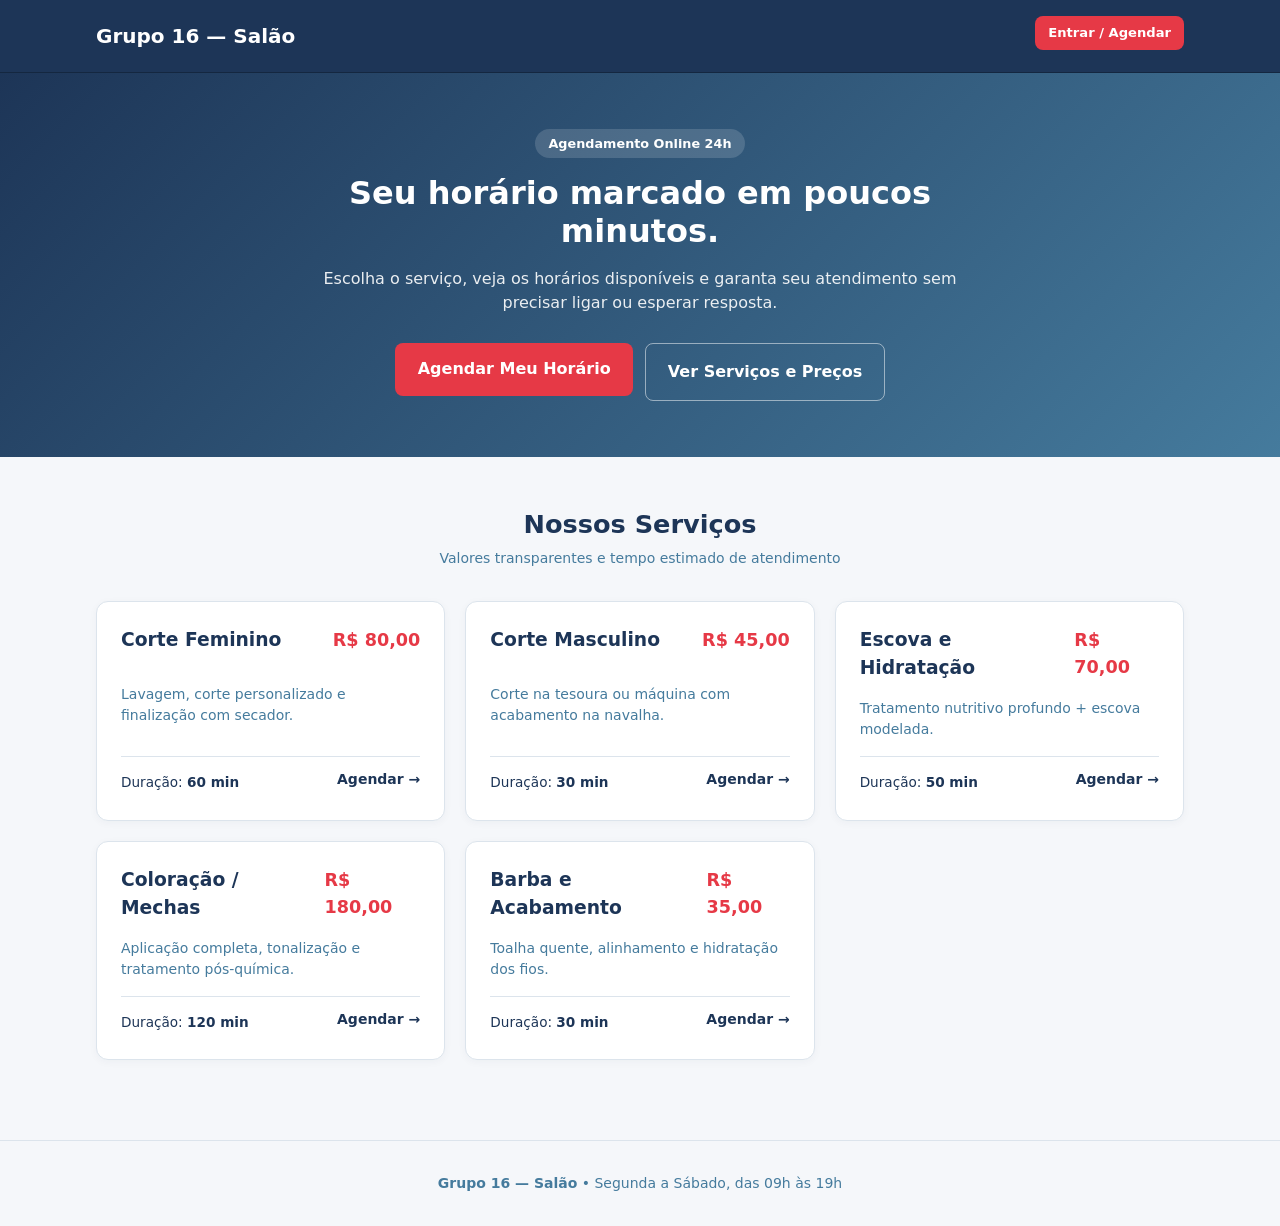
<file: index.html>
<!DOCTYPE html>
<html lang="pt-BR">
<head>
    <meta charset="UTF-8">
    <meta name="viewport" content="width=device-width, initial-scale=1.0">
    <title>Grupo 16 — Salão de Beleza & Barbearia</title>
    <link rel="stylesheet" href="estilos/estilo.css">
</head>
<body>

    <input type="checkbox" id="modal-login" class="oculto">

    <!-- Modal de acesso -->
    <div class="modal-bg">
        <div class="modal-box">
            <div class="modal-topo">
                <div>
                    <h3>Acesse sua conta</h3>
                    <p class="subtexto">Entre para agendar ou gerenciar horários</p>
                </div>
                <label for="modal-login" class="btn-fechar" title="Fechar">&times;</label>
            </div>

            <input type="radio" name="acesso" id="tab-cliente" class="oculto" checked>
            <input type="radio" name="acesso" id="tab-cadastro" class="oculto">
            <input type="radio" name="acesso" id="tab-admin" class="oculto">

            <div class="tabs">
                <label for="tab-cliente" class="tab lb-cliente">Cliente</label>
                <label for="tab-cadastro" class="tab lb-cadastro">Criar Conta</label>
                <label for="tab-admin" class="tab lb-admin">Admin</label>
            </div>

            <!-- Login Cliente -->
            <form class="form-tab f-cliente">
                <div class="campo">
                    <label for="cli-email">E-mail do Cliente</label>
                    <input type="email" id="cli-email" placeholder="cliente@email.com" required>
                </div>
                <div class="campo">
                    <label for="cli-senha">Senha</label>
                    <input type="password" id="cli-senha" placeholder="••••••••" required>
                </div>
                <a href="painel.html" class="btn btn-vermelho btn-full">Entrar e Agendar</a>
            </form>

            <!-- Cadastro Cliente -->
            <form class="form-tab f-cadastro">
                <div class="campo">
                    <label for="cad-nome">Nome completo</label>
                    <input type="text" id="cad-nome" placeholder="Ex: Maria Silva" required>
                </div>
                <div class="campo">
                    <label for="cad-tel">WhatsApp / Celular</label>
                    <input type="tel" id="cad-tel" placeholder="(11) 99999-9999" required>
                </div>
                <div class="campo">
                    <label for="cad-email">E-mail</label>
                    <input type="email" id="cad-email" placeholder="seu@email.com" required>
                </div>
                <div class="campo">
                    <label for="cad-senha">Crie uma senha</label>
                    <input type="password" id="cad-senha" placeholder="Mínimo 6 caracteres" required>
                </div>
                <a href="painel.html" class="btn btn-vermelho btn-full">Concluir Cadastro</a>
            </form>

            <!-- Login Admin -->
            <form class="form-tab f-admin">
                <div class="alerta-admin">
                    Acesso exclusivo para profissionais e recepção do salão.
                </div>
                <div class="campo">
                    <label for="adm-email">E-mail Corporativo</label>
                    <input type="email" id="adm-email" placeholder="admin@grupo16.com" required>
                </div>
                <div class="campo">
                    <label for="adm-senha">Senha de Acesso</label>
                    <input type="password" id="adm-senha" placeholder="••••••••" required>
                </div>
                <a href="admin.html" class="btn btn-azul btn-full">Acessar Painel do Salão</a>
            </form>
        </div>
    </div>

    <header class="topo">
        <div class="container topo-flex">
            <h2>Grupo 16 — Salão</h2>
            <label for="modal-login" class="btn btn-vermelho btn-sm">Entrar / Agendar</label>
        </div>
    </header>

    <section class="banner">
        <div class="container banner-info">
            <span class="tag-banner">Agendamento Online 24h</span>
            <h1>Seu horário marcado em poucos minutos.</h1>
            <p>Escolha o serviço, veja os horários disponíveis e garanta seu atendimento sem precisar ligar ou esperar resposta.</p>
            <div class="banner-btns">
                <label for="modal-login" class="btn btn-vermelho btn-lg">Agendar Meu Horário</label>
                <a href="#servicos" class="btn btn-outline-branco btn-lg">Ver Serviços e Preços</a>
            </div>
        </div>
    </section>

    <main id="servicos" class="container area-servicos">
        <div class="titulo-secao">
            <h2>Nossos Serviços</h2>
            <p class="subtexto">Valores transparentes e tempo estimado de atendimento</p>
        </div>

        <div class="grid-servicos">
            <article class="card-servico">
                <div class="servico-topo">
                    <h3>Corte Feminino</h3>
                    <span class="preco">R$ 80,00</span>
                </div>
                <p class="subtexto">Lavagem, corte personalizado e finalização com secador.</p>
                <div class="servico-rodape">
                    <span>Duração: <strong>60 min</strong></span>
                    <label for="modal-login" class="link-agendar">Agendar &rarr;</label>
                </div>
            </article>

            <article class="card-servico">
                <div class="servico-topo">
                    <h3>Corte Masculino</h3>
                    <span class="preco">R$ 45,00</span>
                </div>
                <p class="subtexto">Corte na tesoura ou máquina com acabamento na navalha.</p>
                <div class="servico-rodape">
                    <span>Duração: <strong>30 min</strong></span>
                    <label for="modal-login" class="link-agendar">Agendar &rarr;</label>
                </div>
            </article>

            <article class="card-servico">
                <div class="servico-topo">
                    <h3>Escova e Hidratação</h3>
                    <span class="preco">R$ 70,00</span>
                </div>
                <p class="subtexto">Tratamento nutritivo profundo + escova modelada.</p>
                <div class="servico-rodape">
                    <span>Duração: <strong>50 min</strong></span>
                    <label for="modal-login" class="link-agendar">Agendar &rarr;</label>
                </div>
            </article>

            <article class="card-servico">
                <div class="servico-topo">
                    <h3>Coloração / Mechas</h3>
                    <span class="preco">R$ 180,00</span>
                </div>
                <p class="subtexto">Aplicação completa, tonalização e tratamento pós-química.</p>
                <div class="servico-rodape">
                    <span>Duração: <strong>120 min</strong></span>
                    <label for="modal-login" class="link-agendar">Agendar &rarr;</label>
                </div>
            </article>

            <article class="card-servico">
                <div class="servico-topo">
                    <h3>Barba e Acabamento</h3>
                    <span class="preco">R$ 35,00</span>
                </div>
                <p class="subtexto">Toalha quente, alinhamento e hidratação dos fios.</p>
                <div class="servico-rodape">
                    <span>Duração: <strong>30 min</strong></span>
                    <label for="modal-login" class="link-agendar">Agendar &rarr;</label>
                </div>
            </article>
        </div>
    </main>

    <footer class="rodape">
        <div class="container">
            <p><strong>Grupo 16 — Salão</strong> • Segunda a Sábado, das 09h às 19h</p>
        </div>
    </footer>

</body>
</html>
</file>
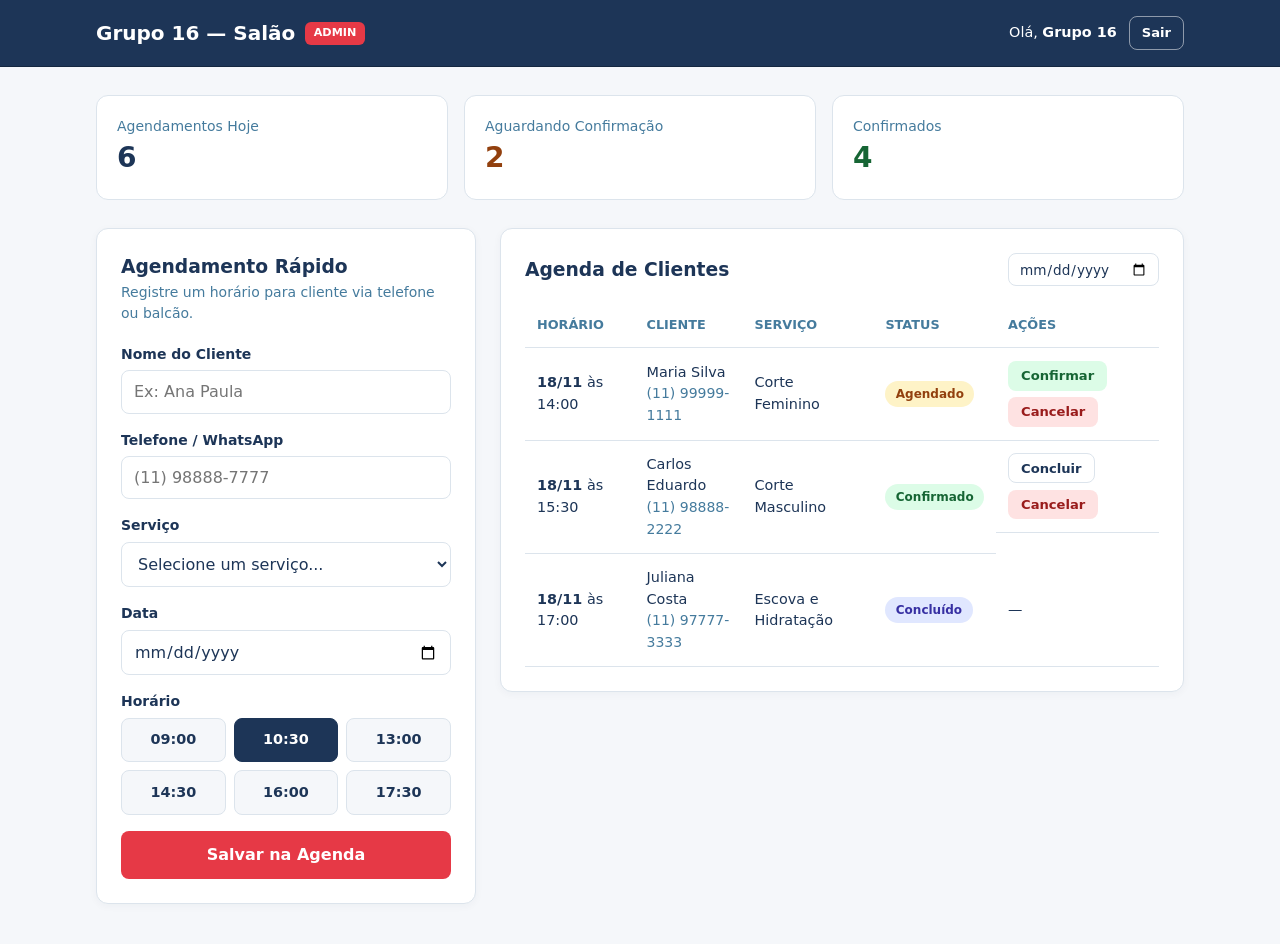
<file: admin.html>
<!DOCTYPE html>
<html lang="pt-BR">
<head>
    <meta charset="UTF-8">
    <meta name="viewport" content="width=device-width, initial-scale=1.0">
    <title>Grupo 16 — Painel do Salão</title>
    <link rel="stylesheet" href="estilos/estilo.css">
</head>
<body>

    <header class="topo">
        <div class="container topo-flex">
            <div class="topo-admin">
                <h2>Grupo 16 — Salão</h2>
                <span class="tag-admin">Admin</span>
            </div>
            <div class="usuario-box">
                <span>Olá, <strong>Grupo 16</strong></span>
                <a href="index.html" class="btn btn-outline-branco btn-sm">Sair</a>
            </div>
        </div>
    </header>

    <main class="container">

        <!-- Resumo do dia -->
        <section class="grid-resumo">
            <div class="card-resumo">
                <span class="subtexto">Agendamentos Hoje</span>
                <strong class="num-resumo">6</strong>
            </div>
            <div class="card-resumo">
                <span class="subtexto">Aguardando Confirmação</span>
                <strong class="num-resumo cor-aviso">2</strong>
            </div>
            <div class="card-resumo">
                <span class="subtexto">Confirmados</span>
                <strong class="num-resumo cor-sucesso">4</strong>
            </div>
        </section>

        <div class="grid-painel">

            <!-- Agendamento rápido -->
            <section class="card">
                <h3>Agendamento Rápido</h3>
                <p class="subtitulo">Registre um horário para cliente via telefone ou balcão.</p>

                <form>
                    <div class="campo">
                        <label for="adm-cliente">Nome do Cliente</label>
                        <input type="text" id="adm-cliente" placeholder="Ex: Ana Paula" required>
                    </div>

                    <div class="campo">
                        <label for="adm-tel">Telefone / WhatsApp</label>
                        <input type="tel" id="adm-tel" placeholder="(11) 98888-7777" required>
                    </div>

                    <div class="campo">
                        <label for="adm-servico">Serviço</label>
                        <select id="adm-servico" required>
                            <option value="">Selecione um serviço...</option>
                            <option value="1">Corte Feminino — R$ 80,00 (60 min)</option>
                            <option value="2">Corte Masculino — R$ 45,00 (30 min)</option>
                            <option value="3">Escova e Hidratação — R$ 70,00 (50 min)</option>
                            <option value="4">Coloração / Mechas — R$ 180,00 (120 min)</option>
                            <option value="5">Barba e Acabamento — R$ 35,00 (30 min)</option>
                        </select>
                    </div>

                    <div class="campo">
                        <label for="adm-data">Data</label>
                        <input type="date" id="adm-data" required>
                    </div>

                    <div class="campo">
                        <label>Horário</label>
                        <div class="grid-horarios">
                            <label class="hora-btn">
                                <input type="radio" name="adm-hora" value="09:00">
                                <span>09:00</span>
                            </label>
                            <label class="hora-btn">
                                <input type="radio" name="adm-hora" value="10:30" checked>
                                <span>10:30</span>
                            </label>
                            <label class="hora-btn">
                                <input type="radio" name="adm-hora" value="13:00">
                                <span>13:00</span>
                            </label>
                            <label class="hora-btn">
                                <input type="radio" name="adm-hora" value="14:30">
                                <span>14:30</span>
                            </label>
                            <label class="hora-btn">
                                <input type="radio" name="adm-hora" value="16:00">
                                <span>16:00</span>
                            </label>
                            <label class="hora-btn">
                                <input type="radio" name="adm-hora" value="17:30">
                                <span>17:30</span>
                            </label>
                        </div>
                    </div>

                    <button type="button" class="btn btn-vermelho btn-full btn-lg">Salvar na Agenda</button>
                </form>
            </section>

            <!-- Agenda geral -->
            <section class="card">
                <div class="card-topo">
                    <h3>Agenda de Clientes</h3>
                    <input type="date" class="filtro-data" aria-label="Filtrar por data">
                </div>

                <div class="tabela-box">
                    <table class="tabela">
                        <thead>
                            <tr>
                                <th>Horário</th>
                                <th>Cliente</th>
                                <th>Serviço</th>
                                <th>Status</th>
                                <th>Ações</th>
                            </tr>
                        </thead>
                        <tbody>
                            <tr>
                                <td><strong>18/11</strong> às 14:00</td>
                                <td>
                                    Maria Silva<br>
                                    <span class="subtexto">(11) 99999-1111</span>
                                </td>
                                <td>Corte Feminino</td>
                                <td><span class="badge st-agendado">Agendado</span></td>
                                <td class="acoes">
                                    <button type="button" class="btn btn-verde btn-sm">Confirmar</button>
                                    <button type="button" class="btn btn-erro btn-sm">Cancelar</button>
                                </td>
                            </tr>
                            <tr>
                                <td><strong>18/11</strong> às 15:30</td>
                                <td>
                                    Carlos Eduardo<br>
                                    <span class="subtexto">(11) 98888-2222</span>
                                </td>
                                <td>Corte Masculino</td>
                                <td><span class="badge st-confirmado">Confirmado</span></td>
                                <td class="acoes">
                                    <button type="button" class="btn btn-outline btn-sm">Concluir</button>
                                    <button type="button" class="btn btn-erro btn-sm">Cancelar</button>
                                </td>
                            </tr>
                            <tr>
                                <td><strong>18/11</strong> às 17:00</td>
                                <td>
                                    Juliana Costa<br>
                                    <span class="subtexto">(11) 97777-3333</span>
                                </td>
                                <td>Escova e Hidratação</td>
                                <td><span class="badge st-concluido">Concluído</span></td>
                                <td>—</td>
                            </tr>
                        </tbody>
                    </table>
                </div>
            </section>

        </div>
    </main>

</body>
</html>
</file>
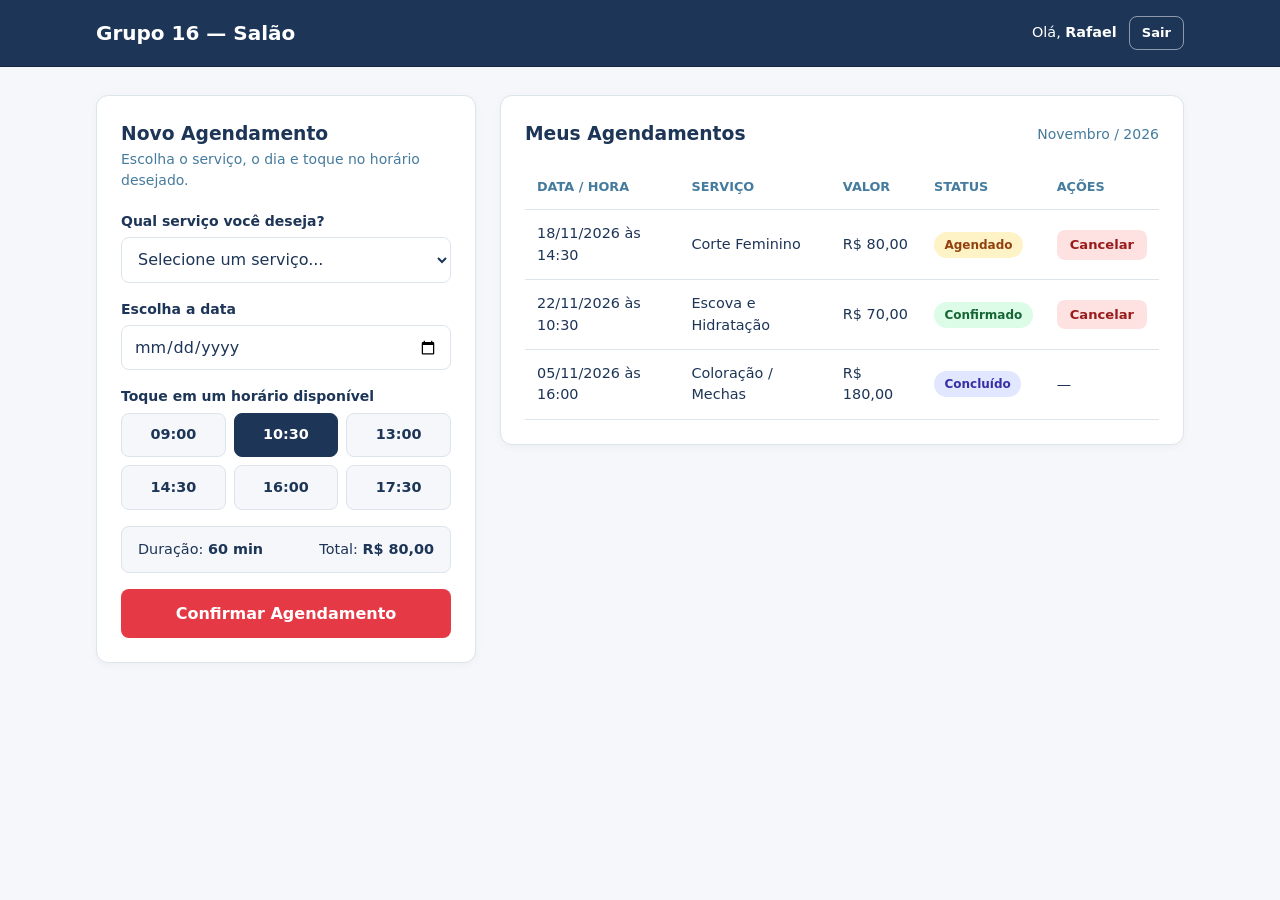
<file: painel.html>
<!DOCTYPE html>
<html lang="pt-BR">
<head>
    <meta charset="UTF-8">
    <meta name="viewport" content="width=device-width, initial-scale=1.0">
    <title>Grupo 16 — Área do Cliente</title>
    <link rel="stylesheet" href="estilos/estilo.css">
</head>
<body>

    <header class="topo">
        <div class="container topo-flex">
            <h2>Grupo 16 — Salão</h2>
            <div class="usuario-box">
                <span>Olá, <strong>Rafael</strong></span>
                <a href="index.html" class="btn btn-outline-branco btn-sm">Sair</a>
            </div>
        </div>
    </header>

    <main class="container grid-painel">

        <!-- Novo agendamento -->
        <section class="card">
            <h3>Novo Agendamento</h3>
            <p class="subtitulo">Escolha o serviço, o dia e toque no horário desejado.</p>

            <form>
                <div class="campo">
                    <label for="servico">Qual serviço você deseja?</label>
                    <select id="servico" required>
                        <option value="">Selecione um serviço...</option>
                        <option value="1">Corte Feminino — R$ 80,00 (60 min)</option>
                        <option value="2">Corte Masculino — R$ 45,00 (30 min)</option>
                        <option value="3">Escova e Hidratação — R$ 70,00 (50 min)</option>
                        <option value="4">Coloração / Mechas — R$ 180,00 (120 min)</option>
                        <option value="5">Barba e Acabamento — R$ 35,00 (30 min)</option>
                    </select>
                </div>

                <div class="campo">
                    <label for="data">Escolha a data</label>
                    <input type="date" id="data" required>
                </div>

                <div class="campo">
                    <label>Toque em um horário disponível</label>
                    <div class="grid-horarios">
                        <label class="hora-btn">
                            <input type="radio" name="horario" value="09:00">
                            <span>09:00</span>
                        </label>
                        <label class="hora-btn">
                            <input type="radio" name="horario" value="10:30" checked>
                            <span>10:30</span>
                        </label>
                        <label class="hora-btn">
                            <input type="radio" name="horario" value="13:00">
                            <span>13:00</span>
                        </label>
                        <label class="hora-btn">
                            <input type="radio" name="horario" value="14:30">
                            <span>14:30</span>
                        </label>
                        <label class="hora-btn">
                            <input type="radio" name="horario" value="16:00">
                            <span>16:00</span>
                        </label>
                        <label class="hora-btn">
                            <input type="radio" name="horario" value="17:30">
                            <span>17:30</span>
                        </label>
                    </div>
                </div>

                <div class="resumo-box">
                    <span>Duração: <strong>60 min</strong></span>
                    <span>Total: <strong>R$ 80,00</strong></span>
                </div>

                <button type="button" class="btn btn-vermelho btn-full btn-lg">Confirmar Agendamento</button>
            </form>
        </section>

        <!-- Lista de agendamentos -->
        <section class="card">
            <div class="card-topo">
                <h3>Meus Agendamentos</h3>
                <span class="subtexto">Novembro / 2026</span>
            </div>

            <div class="tabela-box">
                <table class="tabela">
                    <thead>
                        <tr>
                            <th>Data / Hora</th>
                            <th>Serviço</th>
                            <th>Valor</th>
                            <th>Status</th>
                            <th>Ações</th>
                        </tr>
                    </thead>
                    <tbody>
                        <tr>
                            <td>18/11/2026 às 14:30</td>
                            <td>Corte Feminino</td>
                            <td>R$ 80,00</td>
                            <td><span class="badge st-agendado">Agendado</span></td>
                            <td>
                                <button type="button" class="btn btn-erro btn-sm">Cancelar</button>
                            </td>
                        </tr>
                        <tr>
                            <td>22/11/2026 às 10:30</td>
                            <td>Escova e Hidratação</td>
                            <td>R$ 70,00</td>
                            <td><span class="badge st-confirmado">Confirmado</span></td>
                            <td>
                                <button type="button" class="btn btn-erro btn-sm">Cancelar</button>
                            </td>
                        </tr>
                        <tr>
                            <td>05/11/2026 às 16:00</td>
                            <td>Coloração / Mechas</td>
                            <td>R$ 180,00</td>
                            <td><span class="badge st-concluido">Concluído</span></td>
                            <td>—</td>
                        </tr>
                    </tbody>
                </table>
            </div>
        </section>

    </main>

</body>
</html>
</file>
<file: estilos/estilo.css>
:root {
    --azul-escuro: #1D3557;
    --azul-hover: #142740;
    --azul-medio: #457B9D;
    --vermelho: #E63946;
    --vermelho-hover: #C92F3B;

    --bg: #F5F7FA;
    --branco: #FFFFFF;
    --texto: #1D3557;
    --texto-fraco: #457B9D;
    --borda: #DCE4EC;

    --verde-bg: #dcfce7;
    --verde-txt: #166534;
    --erro-bg: #fee2e2;
    --erro-txt: #991b1b;
    --aviso-bg: #fef3c7;
    --aviso-txt: #92400e;
    --info-bg: #e0e7ff;
    --info-txt: #3730a3;
}

* {
    box-sizing: border-box;
    margin: 0;
    padding: 0;
    font-family: system-ui, -apple-system, 'Segoe UI', Roboto, sans-serif;
}

html {
    scroll-behavior: smooth;
}

body {
    background-color: var(--bg);
    color: var(--texto);
    line-height: 1.5;
}

a {
    text-decoration: none;
}

.oculto {
    display: none;
}

.subtexto {
    color: var(--texto-fraco);
    font-size: 0.875rem;
}

.container {
    width: 100%;
    max-width: 1120px;
    margin: 0 auto;
    padding: 0 1rem;
}

/* Topo */
.topo {
    background: var(--azul-escuro);
    border-bottom: 1px solid var(--azul-hover);
    padding: 1rem 0;
    position: sticky;
    top: 0;
    z-index: 100;
}

.topo-flex {
    display: flex;
    justify-content: space-between;
    align-items: center;
    gap: 0.75rem;
}

.topo h2 {
    color: var(--branco);
    font-size: 1.25rem;
}

.usuario-box {
    display: flex;
    align-items: center;
    gap: 0.75rem;
    font-size: 0.9rem;
    color: var(--branco);
}

/* Banner e serviços */
.banner {
    background: linear-gradient(135deg, var(--azul-escuro) 0%, var(--azul-medio) 100%);
    color: #FFFFFF;
    padding: 3.5rem 0;
}

.banner-info {
    max-width: 680px;
    margin: 0 auto;
    text-align: center;
}

.tag-banner {
    display: inline-block;
    background: rgba(255, 255, 255, 0.15);
    padding: 0.3rem 0.85rem;
    border-radius: 999px;
    font-size: 0.8rem;
    font-weight: 600;
    margin-bottom: 1rem;
}

.banner-info h1 {
    font-size: 2rem;
    line-height: 1.2;
    margin-bottom: 1rem;
}

.banner-info p {
    font-size: 1rem;
    opacity: 0.9;
    margin-bottom: 1.75rem;
}

.banner-btns {
    display: flex;
    gap: 0.75rem;
    justify-content: center;
    flex-wrap: wrap;
}

.area-servicos {
    padding: 3rem 1rem;
}

.titulo-secao {
    text-align: center;
    margin-bottom: 2rem;
}

.titulo-secao h2 {
    font-size: 1.6rem;
    margin-bottom: 0.25rem;
}

.grid-servicos {
    display: grid;
    grid-template-columns: repeat(auto-fit, minmax(280px, 1fr));
    gap: 1.25rem;
}

.card-servico {
    background: var(--branco);
    border: 1px solid var(--borda);
    border-radius: 12px;
    padding: 1.5rem;
    display: flex;
    flex-direction: column;
    justify-content: space-between;
    gap: 1rem;
    box-shadow: 0 2px 8px rgba(29, 53, 87, 0.04);
}

.servico-topo {
    display: flex;
    justify-content: space-between;
    align-items: center;
    gap: 0.5rem;
}

.preco {
    font-weight: 700;
    color: var(--vermelho);
    font-size: 1.1rem;
}

.servico-rodape {
    display: flex;
    justify-content: space-between;
    align-items: center;
    padding-top: 0.75rem;
    border-top: 1px solid var(--borda);
    font-size: 0.85rem;
}

.link-agendar {
    color: var(--azul-escuro);
    font-weight: 700;
    cursor: pointer;
}

.link-agendar:hover {
    color: var(--vermelho);
}

.rodape {
    text-align: center;
    padding: 2rem 1rem;
    border-top: 1px solid var(--borda);
    color: var(--texto-fraco);
    font-size: 0.875rem;
    margin-top: 2rem;
}

/* Modal */
.modal-bg {
    position: fixed;
    inset: 0;
    background: rgba(20, 39, 64, 0.7);
    backdrop-filter: blur(3px);
    display: none;
    align-items: center;
    justify-content: center;
    padding: 1rem;
    z-index: 999;
}

#modal-login:checked ~ .modal-bg {
    display: flex;
}

.modal-box {
    background: var(--branco);
    width: 100%;
    max-width: 430px;
    border-radius: 14px;
    padding: 1.75rem;
    box-shadow: 0 20px 40px rgba(0, 0, 0, 0.25);
    max-height: 92vh;
    overflow-y: auto;
}

.modal-topo {
    display: flex;
    justify-content: space-between;
    align-items: flex-start;
    margin-bottom: 1.25rem;
}

.btn-fechar {
    font-size: 1.75rem;
    line-height: 1;
    color: var(--texto-fraco);
    cursor: pointer;
    padding: 0 0.25rem;
}

.btn-fechar:hover {
    color: var(--vermelho);
}

.tabs {
    display: grid;
    grid-template-columns: repeat(3, 1fr);
    gap: 0.35rem;
    background: var(--bg);
    padding: 0.3rem;
    border-radius: 8px;
    margin-bottom: 1.25rem;
}

.tab {
    text-align: center;
    padding: 0.55rem 0.25rem;
    border-radius: 6px;
    font-size: 0.85rem;
    font-weight: 600;
    color: var(--texto-fraco);
    cursor: pointer;
    margin-bottom: 0;
    transition: 0.2s;
}

.form-tab {
    display: none;
}

#tab-cliente:checked ~ .tabs .lb-cliente,
#tab-cadastro:checked ~ .tabs .lb-cadastro,
#tab-admin:checked ~ .tabs .lb-admin {
    background: var(--branco);
    color: var(--azul-escuro);
    box-shadow: 0 1px 3px rgba(29, 53, 87, 0.15);
}

#tab-cliente:checked ~ .f-cliente { display: block; }
#tab-cadastro:checked ~ .f-cadastro { display: block; }
#tab-admin:checked ~ .f-admin { display: block; }

.alerta-admin {
    background: var(--aviso-bg);
    color: var(--aviso-txt);
    font-size: 0.82rem;
    padding: 0.65rem 0.75rem;
    border-radius: 8px;
    margin-bottom: 1rem;
    font-weight: 500;
}

/* Campos e botões */
.campo {
    margin-bottom: 1rem;
}

label {
    display: block;
    font-size: 0.875rem;
    font-weight: 600;
    margin-bottom: 0.35rem;
}

input, select {
    width: 100%;
    padding: 0.7rem 0.75rem;
    border: 1px solid var(--borda);
    border-radius: 8px;
    font-size: 16px;
    background: var(--branco);
    color: var(--texto);
    outline: none;
}

input:focus, select:focus {
    border-color: var(--azul-medio);
    box-shadow: 0 0 0 3px rgba(69, 123, 157, 0.15);
}

.grid-horarios {
    display: grid;
    grid-template-columns: repeat(3, 1fr);
    gap: 0.5rem;
}

.hora-btn {
    margin-bottom: 0;
    cursor: pointer;
}

.hora-btn input {
    display: none;
}

.hora-btn span {
    display: block;
    text-align: center;
    padding: 0.65rem 0.5rem;
    border: 1px solid var(--borda);
    border-radius: 8px;
    font-weight: 600;
    font-size: 0.9rem;
    background: var(--bg);
    transition: 0.2s;
}

.hora-btn input:checked + span {
    background: var(--azul-escuro);
    color: #FFFFFF;
    border-color: var(--azul-escuro);
}

.btn {
    display: inline-flex;
    align-items: center;
    justify-content: center;
    padding: 0.65rem 1rem;
    border-radius: 8px;
    font-weight: 600;
    font-size: 0.95rem;
    cursor: pointer;
    border: 1px solid transparent;
    transition: 0.2s;
}

.btn-vermelho { background: var(--vermelho); color: #FFFFFF; }
.btn-vermelho:hover { background: var(--vermelho-hover); }

.btn-azul { background: var(--azul-escuro); color: #FFFFFF; }
.btn-azul:hover { background: var(--azul-hover); }

.btn-outline { background: transparent; border-color: var(--borda); color: var(--azul-escuro); }
.btn-outline-branco { background: transparent; border-color: rgba(255, 255, 255, 0.5); color: #FFFFFF; }
.btn-outline-branco:hover { background: rgba(255, 255, 255, 0.12); }

.btn-verde { background: var(--verde-bg); color: var(--verde-txt); }
.btn-erro { background: var(--erro-bg); color: var(--erro-txt); }

.btn-sm { padding: 0.4rem 0.75rem; font-size: 0.82rem; }
.btn-lg { padding: 0.85rem 1.35rem; font-size: 1rem; }
.btn-full { width: 100%; }

/* Painéis */
.grid-painel {
    display: grid;
    grid-template-columns: 380px 1fr;
    gap: 1.5rem;
    align-items: start;
    margin-top: 1.75rem;
    margin-bottom: 2.5rem;
}

.card {
    background: var(--branco);
    border: 1px solid var(--borda);
    border-radius: 12px;
    padding: 1.5rem;
    box-shadow: 0 2px 8px rgba(29, 53, 87, 0.04);
}

.card-topo {
    display: flex;
    justify-content: space-between;
    align-items: center;
    margin-bottom: 1rem;
    gap: 0.5rem;
}

.subtitulo {
    color: var(--texto-fraco);
    font-size: 0.875rem;
    margin-bottom: 1.25rem;
}

.resumo-box {
    background: var(--bg);
    padding: 0.75rem 1rem;
    border-radius: 8px;
    display: flex;
    justify-content: space-between;
    font-size: 0.9rem;
    margin-bottom: 1rem;
    border: 1px solid var(--borda);
}

/* Admin */
.topo-admin { display: flex; align-items: center; gap: 0.6rem; flex-wrap: wrap; }
.tag-admin {
    background: var(--vermelho);
    color: #FFFFFF;
    font-size: 0.7rem;
    font-weight: 700;
    padding: 0.2rem 0.55rem;
    border-radius: 6px;
    text-transform: uppercase;
}

.grid-resumo {
    display: grid;
    grid-template-columns: repeat(3, 1fr);
    gap: 1rem;
    margin-top: 1.75rem;
}

.card-resumo {
    background: var(--branco);
    border: 1px solid var(--borda);
    border-radius: 12px;
    padding: 1.25rem;
    display: flex;
    flex-direction: column;
}

.num-resumo { font-size: 1.75rem; color: var(--azul-escuro); }
.cor-aviso { color: var(--aviso-txt); }
.cor-sucesso { color: var(--verde-txt); }
.filtro-data { width: auto; padding: 0.4rem 0.65rem; font-size: 0.85rem; }
.acoes { display: flex; gap: 0.4rem; flex-wrap: wrap; }

/* Tabela e badges */
.tabela-box { overflow-x: auto; }
.tabela { width: 100%; border-collapse: collapse; font-size: 0.9rem; }
.tabela th, .tabela td { padding: 0.8rem 0.75rem; text-align: left; border-bottom: 1px solid var(--borda); }
.tabela th { font-weight: 600; color: var(--azul-medio); font-size: 0.8rem; text-transform: uppercase; }

.badge { display: inline-block; padding: 0.25rem 0.65rem; border-radius: 999px; font-size: 0.75rem; font-weight: 600; }
.st-agendado { background: var(--aviso-bg); color: var(--aviso-txt); }
.st-confirmado { background: var(--verde-bg); color: var(--verde-txt); }
.st-cancelado { background: var(--erro-bg); color: var(--erro-txt); }
.st-concluido { background: var(--info-bg); color: var(--info-txt); }

/* Mobile */
@media (max-width: 850px) {
    .grid-painel {
        grid-template-columns: 1fr;
    }
}

@media (max-width: 600px) {
    .banner-info h1 { font-size: 1.55rem; }
    .banner { padding: 2.5rem 0; }
    .banner-btns .btn { width: 100%; }

    .grid-resumo { grid-template-columns: 1fr; }
    .card, .modal-box { padding: 1.25rem; }

    .tabela thead { display: none; }
    .tabela, .tabela tbody, .tabela tr, .tabela td { display: block; width: 100%; }

    .tabela tr {
        background: var(--bg);
        border: 1px solid var(--borda);
        border-radius: 10px;
        padding: 0.85rem;
        margin-bottom: 0.85rem;
    }

    .tabela td {
        border: none;
        padding: 0.3rem 0;
        display: flex;
        justify-content: space-between;
        align-items: center;
    }

    .tabela td:last-child {
        margin-top: 0.5rem;
        padding-top: 0.6rem;
        border-top: 1px solid var(--borda);
    }

    .tabela td:last-child .btn {
        width: 100%;
    }
}
</file>
